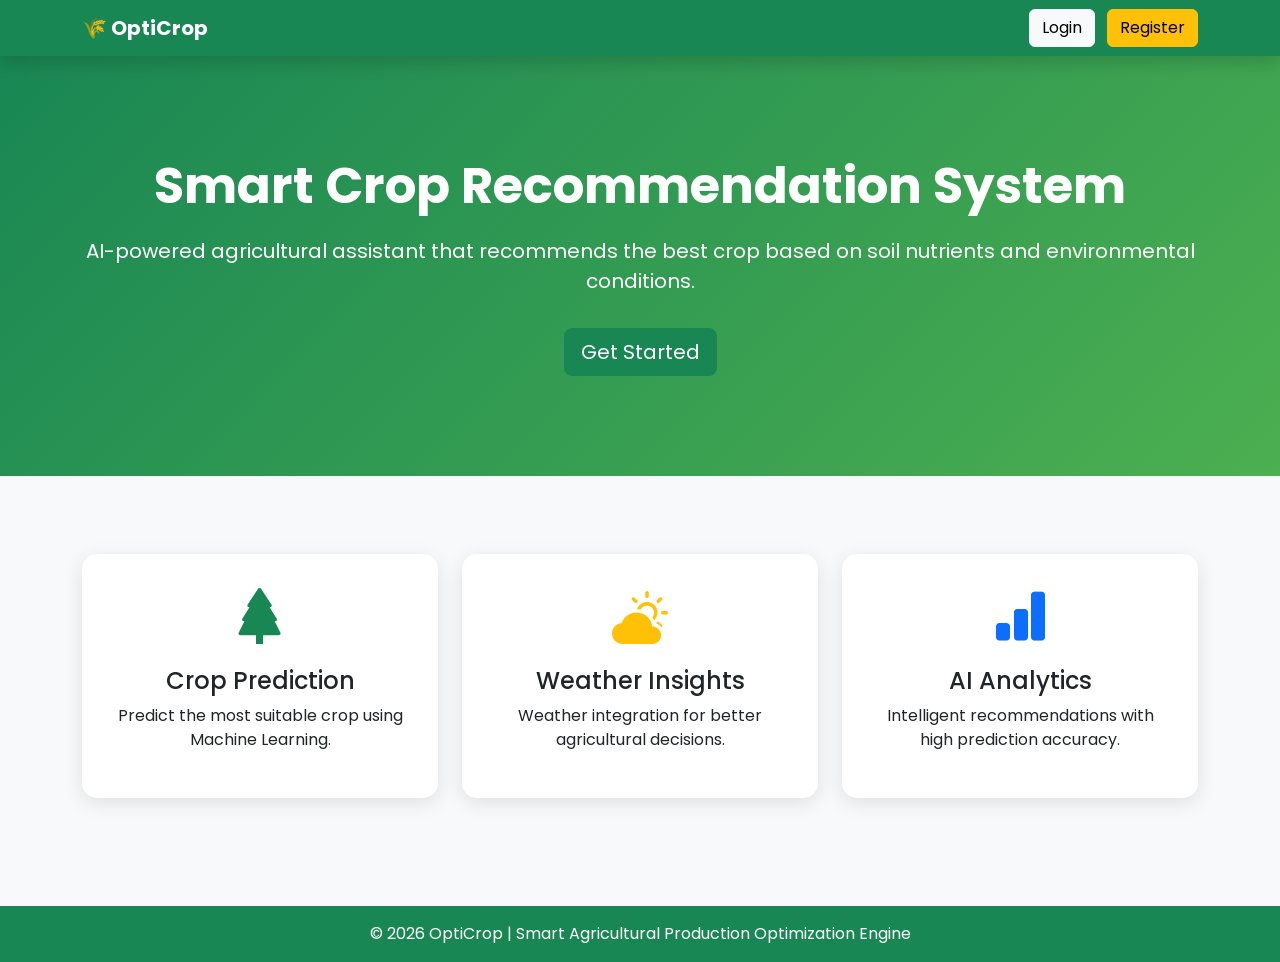
<file: frontend/index.html>
<!DOCTYPE html>
<html lang="en">

<head>
    <meta charset="UTF-8">
    <meta name="viewport" content="width=device-width, initial-scale=1.0">

    <title>OptiCrop | Smart Crop Recommendation</title>

    <!-- Bootstrap -->
    <link href="https://cdn.jsdelivr.net/npm/bootstrap@5.3.3/dist/css/bootstrap.min.css" rel="stylesheet">

    <!-- Bootstrap Icons -->
    <link href="https://cdn.jsdelivr.net/npm/bootstrap-icons@1.11.3/font/bootstrap-icons.css" rel="stylesheet">

    <!-- Google Font -->
    <link href="https://fonts.googleapis.com/css2?family=Poppins:wght@300;400;500;600;700&display=swap" rel="stylesheet">

    <!-- Custom CSS -->
    <link rel="stylesheet" href="assets/css/style.css">
</head>

<body>

<nav class="navbar navbar-expand-lg navbar-dark bg-success shadow">
    <div class="container">
        <a class="navbar-brand fw-bold" href="#">
            🌾 OptiCrop
        </a>

        <div>
            <a href="login.html" class="btn btn-light me-2">Login</a>
            <a href="register.html" class="btn btn-warning">Register</a>
        </div>
    </div>
</nav>

<section class="hero">

    <div class="container">

        <h1>Smart Crop Recommendation System</h1>

        <p>
            AI-powered agricultural assistant that recommends the best crop
            based on soil nutrients and environmental conditions.
        </p>

        <a href="register.html" class="btn btn-success btn-lg mt-3">
            Get Started
        </a>

    </div>

</section>

<section class="container py-5">

    <div class="row text-center">

        <div class="col-md-4">

            <div class="feature-card">

                <i class="bi bi-tree-fill display-4 text-success"></i>

                <h4 class="mt-3">
                    Crop Prediction
                </h4>

                <p>
                    Predict the most suitable crop using Machine Learning.
                </p>

            </div>

        </div>

        <div class="col-md-4">

            <div class="feature-card">

                <i class="bi bi-cloud-sun-fill display-4 text-warning"></i>

                <h4 class="mt-3">
                    Weather Insights
                </h4>

                <p>
                    Weather integration for better agricultural decisions.
                </p>

            </div>

        </div>

        <div class="col-md-4">

            <div class="feature-card">

                <i class="bi bi-bar-chart-fill display-4 text-primary"></i>

                <h4 class="mt-3">
                    AI Analytics
                </h4>

                <p>
                    Intelligent recommendations with high prediction accuracy.
                </p>

            </div>

        </div>

    </div>

</section>

<footer class="bg-success text-white text-center p-3">

    © 2026 OptiCrop | Smart Agricultural Production Optimization Engine

</footer>

</body>

</html>
</file>
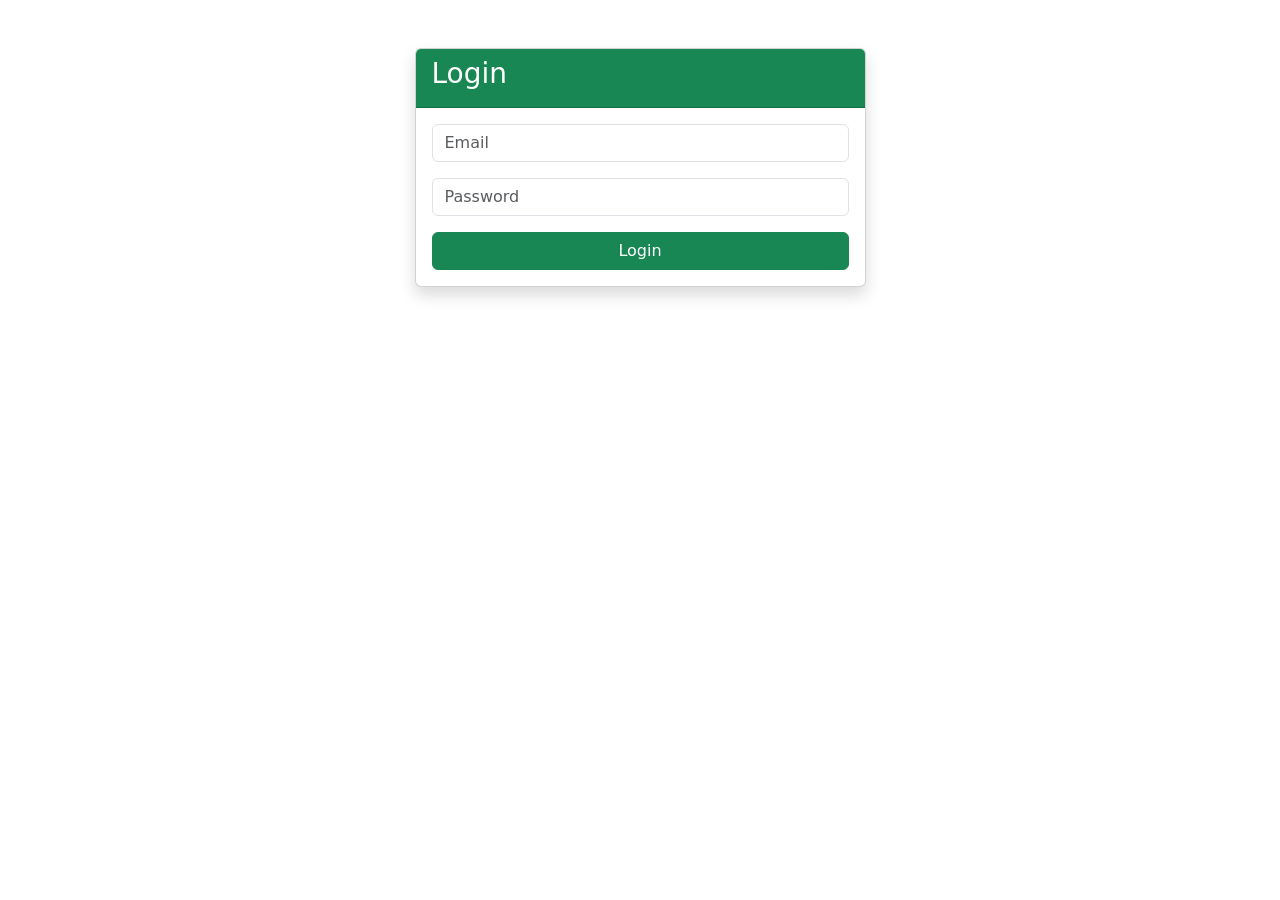
<file: frontend/login.html>
<!DOCTYPE html>

<html>

<head>

<meta charset="UTF-8">

<title>Login</title>

<link href="https://cdn.jsdelivr.net/npm/bootstrap@5.3.3/dist/css/bootstrap.min.css"
rel="stylesheet">

</head>

<body>

<div class="container mt-5">

<div class="row justify-content-center">

<div class="col-md-5">

<div class="card shadow">

<div class="card-header bg-success text-white">

<h3>Login</h3>

</div>

<div class="card-body">

<form id="loginForm">

<input

class="form-control mb-3"

placeholder="Email"

type="email"

required>

<input

class="form-control mb-3"

placeholder="Password"

type="password"

required>

<button

class="btn btn-success w-100">

Login

</button>

</form>

</div>

</div>

</div>

</div>

</div>

</body>

</html>
</file>
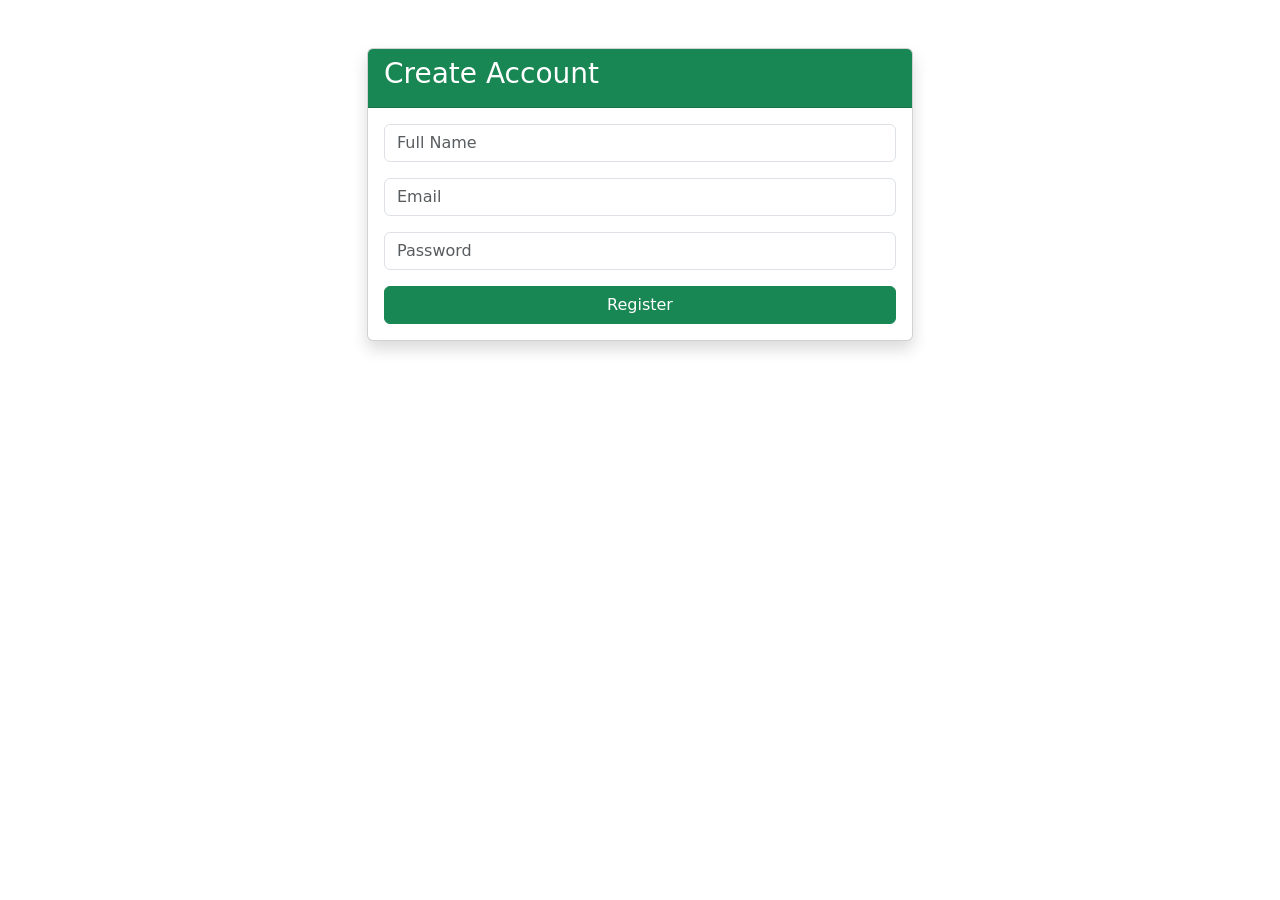
<file: frontend/register.html>
<!DOCTYPE html>

<html>

<head>

<meta charset="UTF-8">

<title>Register</title>

<link href="https://cdn.jsdelivr.net/npm/bootstrap@5.3.3/dist/css/bootstrap.min.css"
rel="stylesheet">

</head>

<body>

<div class="container mt-5">

<div class="row justify-content-center">

<div class="col-md-6">

<div class="card shadow">

<div class="card-header bg-success text-white">

<h3>Create Account</h3>

</div>

<div class="card-body">

<form id="registerForm">

<input

class="form-control mb-3"

placeholder="Full Name"

required>

<input

class="form-control mb-3"

placeholder="Email"

type="email"

required>

<input

class="form-control mb-3"

placeholder="Password"

type="password"

required>

<button

class="btn btn-success w-100">

Register

</button>

</form>

</div>

</div>

</div>

</div>

</div>

</body>

</html>
</file>
<file: frontend/assets/css/style.css>
body{
    font-family:'Poppins',sans-serif;
    background:#f8f9fa;
}

.hero{
    background:linear-gradient(135deg,#198754,#4CAF50);
    color:white;
    text-align:center;
    padding:100px 20px;
}

.hero h1{
    font-size:50px;
    font-weight:700;
}

.hero p{
    font-size:20px;
    margin-top:20px;
}

.feature-card{
    background:white;
    padding:30px;
    border-radius:15px;
    margin-top:30px;
    transition:0.3s;
    box-shadow:0 5px 20px rgba(0,0,0,.1);
}

.feature-card:hover{
    transform:translateY(-10px);
}

footer{
    margin-top:60px;
}
</file>
